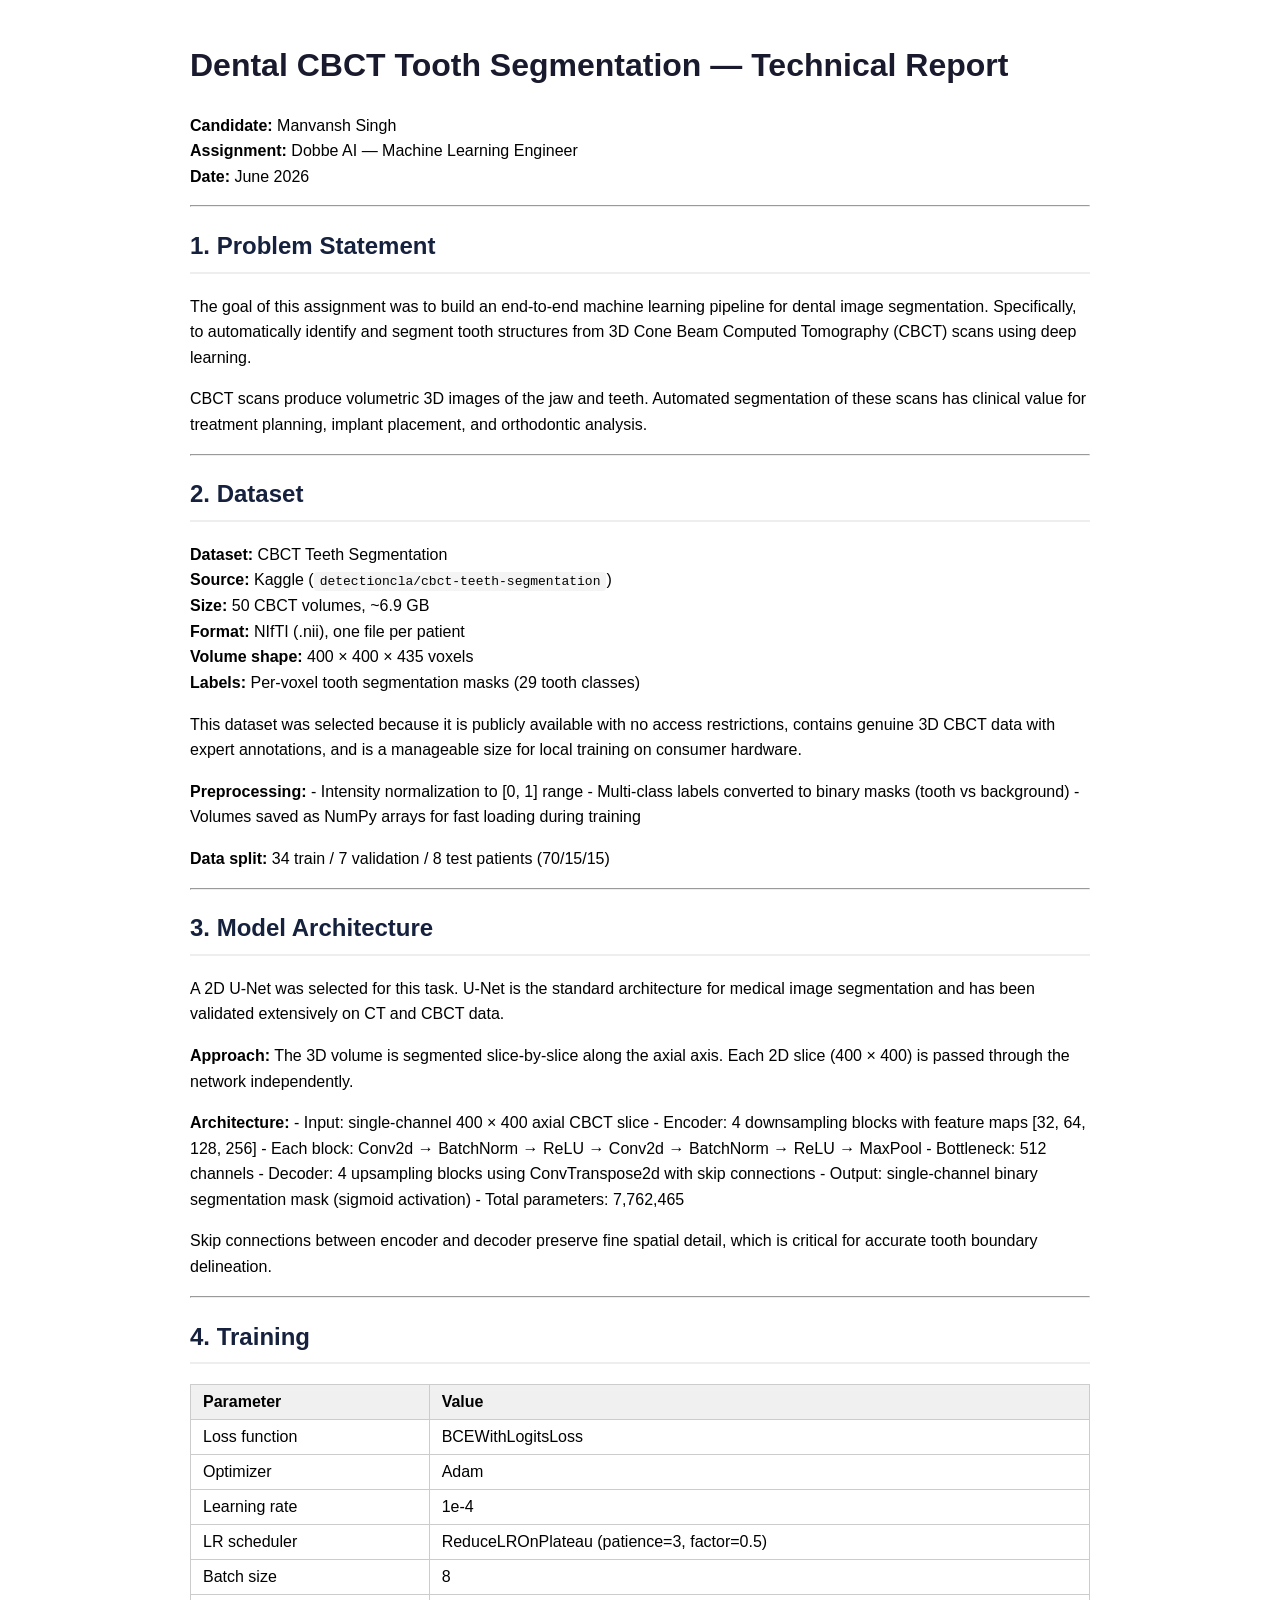
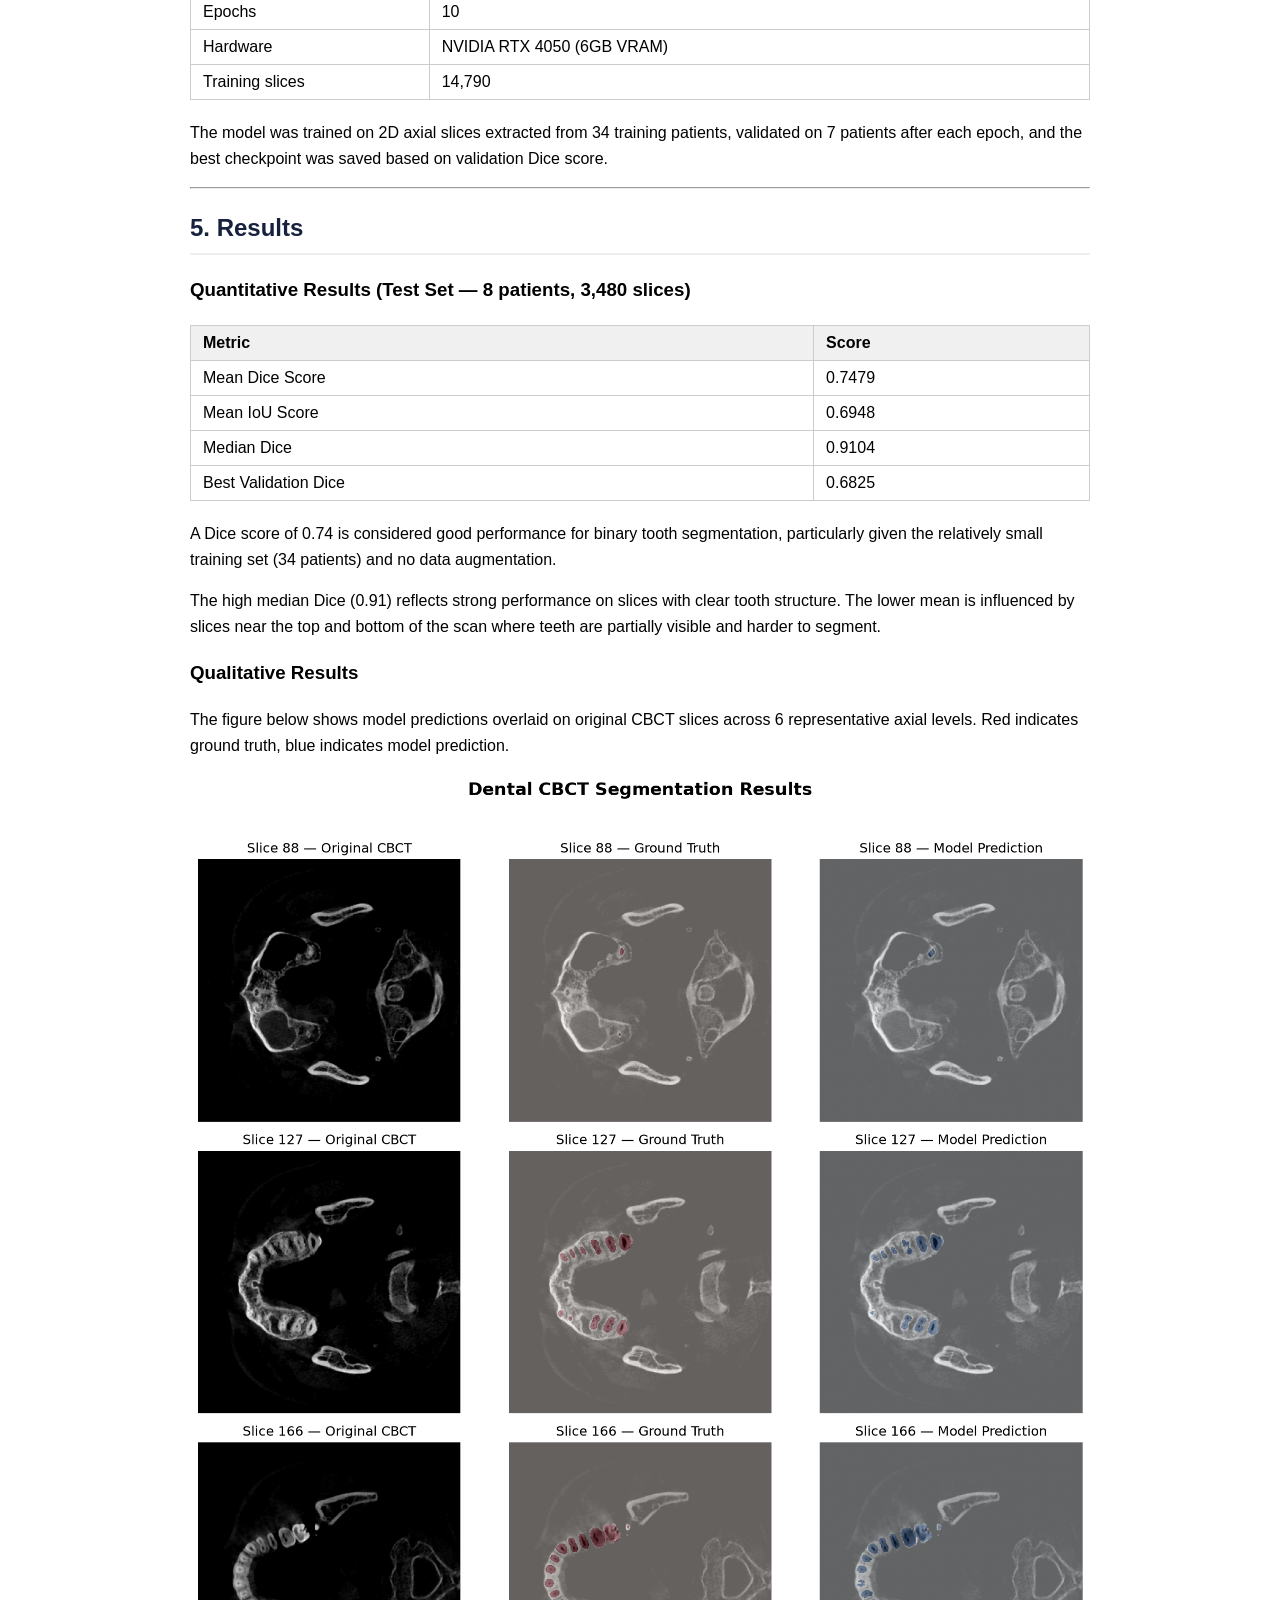
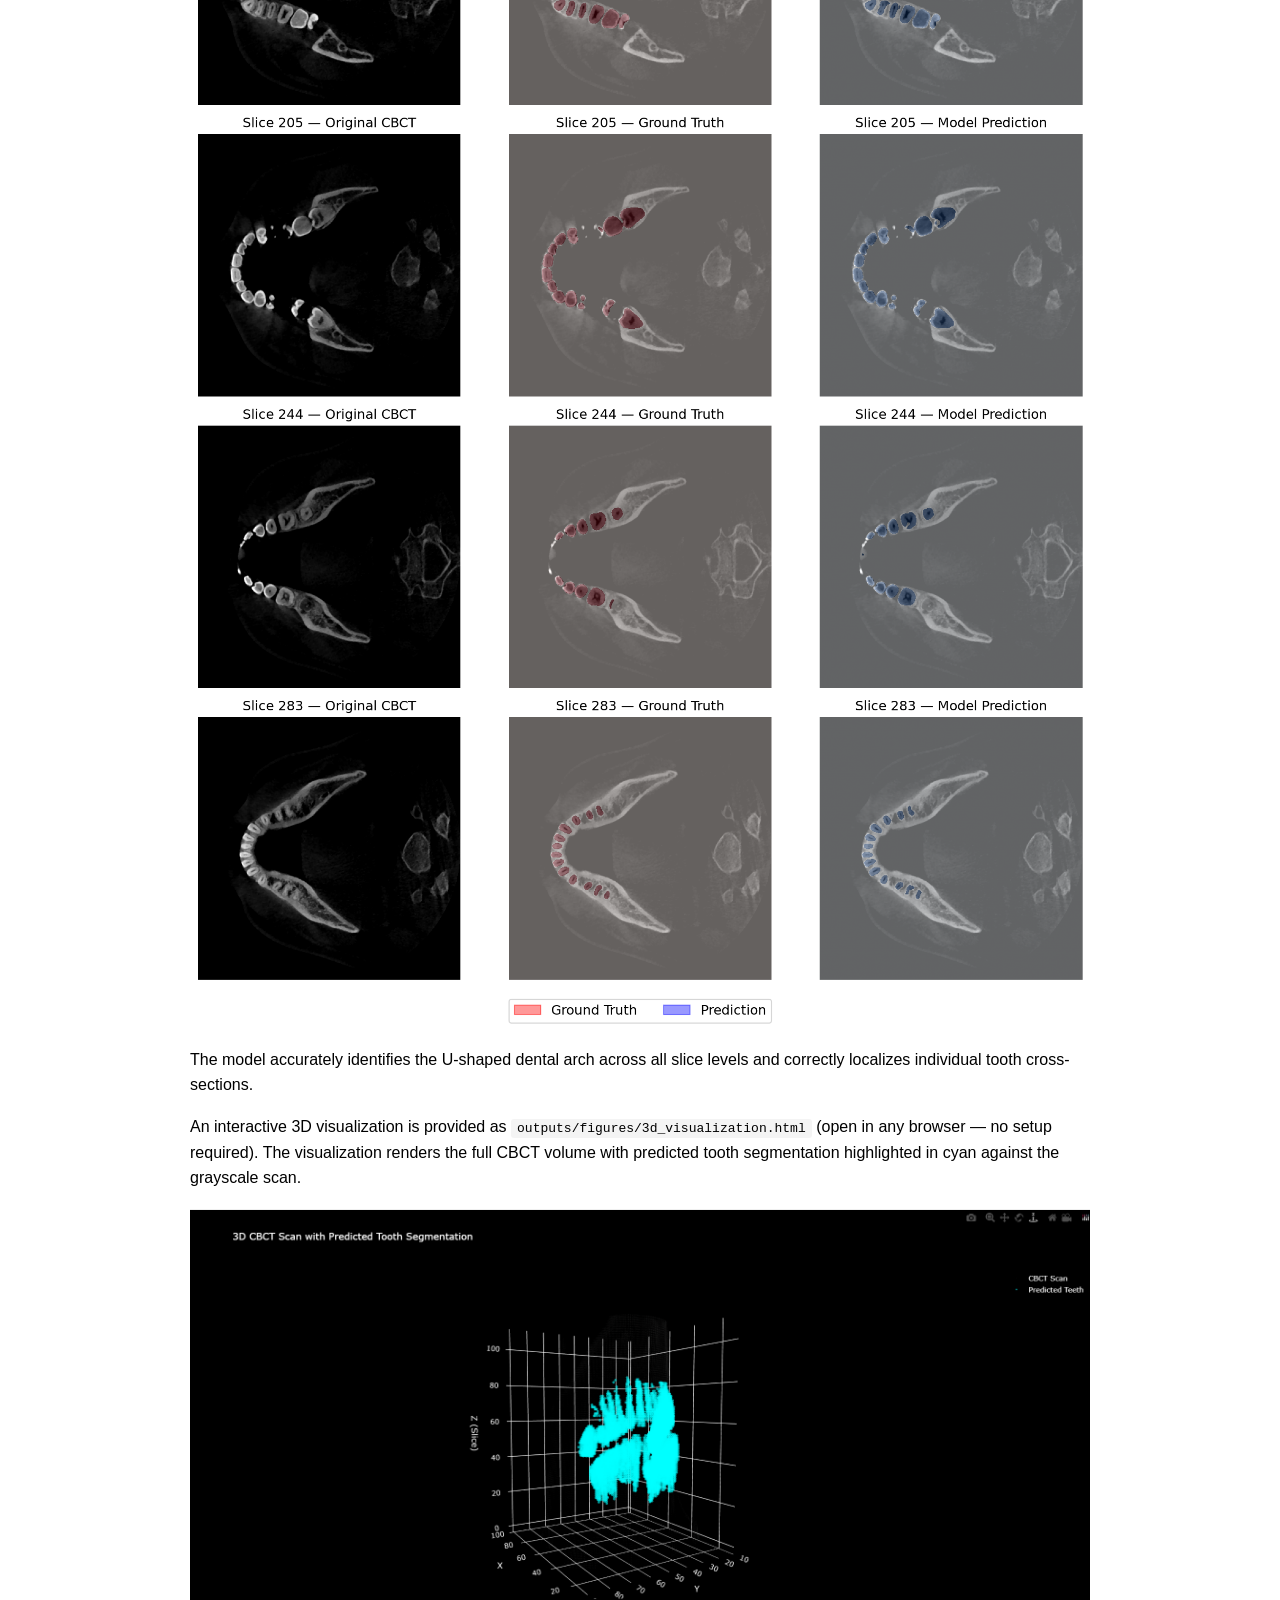
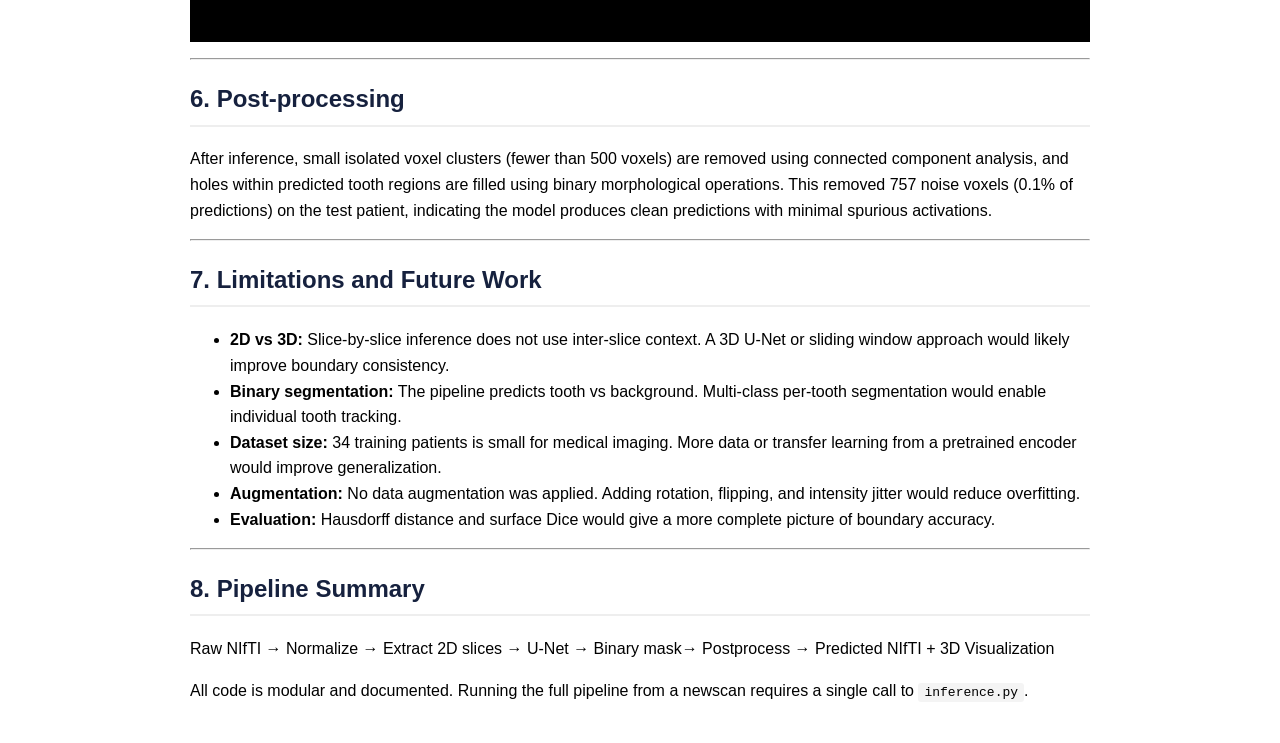
<file: report/report.html>
<html><head><style>body{font-family:Arial,sans-serif;max-width:900px;margin:40px auto;padding:0 20px;line-height:1.6;} table{border-collapse:collapse;width:100%;margin:20px 0;} th,td{border:1px solid #ccc;padding:8px 12px;text-align:left;} th{background:#f0f0f0;} img{max-width:100%;} h1{color:#1a1a2e;} h2{color:#16213e;border-bottom:2px solid #eee;padding-bottom:6px;} code{background:#f4f4f4;padding:2px 6px;border-radius:3px;}</style></head><body><h1>Dental CBCT Tooth Segmentation — Technical Report</h1>

<p><strong>Candidate:</strong> Manvansh Singh<br />
<strong>Assignment:</strong> Dobbe AI — Machine Learning Engineer<br />
<strong>Date:</strong> June 2026</p>

<hr />

<h2>1. Problem Statement</h2>

<p>The goal of this assignment was to build an end-to-end machine learning pipeline
for dental image segmentation. Specifically, to automatically identify and segment
tooth structures from 3D Cone Beam Computed Tomography (CBCT) scans using deep
learning.</p>

<p>CBCT scans produce volumetric 3D images of the jaw and teeth. Automated
segmentation of these scans has clinical value for treatment planning, implant
placement, and orthodontic analysis.</p>

<hr />

<h2>2. Dataset</h2>

<p><strong>Dataset:</strong> CBCT Teeth Segmentation<br />
<strong>Source:</strong> Kaggle (<code>detectioncla/cbct-teeth-segmentation</code>)<br />
<strong>Size:</strong> 50 CBCT volumes, ~6.9 GB<br />
<strong>Format:</strong> NIfTI (.nii), one file per patient<br />
<strong>Volume shape:</strong> 400 × 400 × 435 voxels<br />
<strong>Labels:</strong> Per-voxel tooth segmentation masks (29 tooth classes)</p>

<p>This dataset was selected because it is publicly available with no access
restrictions, contains genuine 3D CBCT data with expert annotations, and is
a manageable size for local training on consumer hardware.</p>

<p><strong>Preprocessing:</strong>
- Intensity normalization to [0, 1] range
- Multi-class labels converted to binary masks (tooth vs background)
- Volumes saved as NumPy arrays for fast loading during training</p>

<p><strong>Data split:</strong> 34 train / 7 validation / 8 test patients (70/15/15)</p>

<hr />

<h2>3. Model Architecture</h2>

<p>A 2D U-Net was selected for this task. U-Net is the standard architecture
for medical image segmentation and has been validated extensively on CT and
CBCT data.</p>

<p><strong>Approach:</strong> The 3D volume is segmented slice-by-slice along the axial axis.
Each 2D slice (400 × 400) is passed through the network independently.</p>

<p><strong>Architecture:</strong>
- Input: single-channel 400 × 400 axial CBCT slice
- Encoder: 4 downsampling blocks with feature maps [32, 64, 128, 256]
- Each block: Conv2d → BatchNorm → ReLU → Conv2d → BatchNorm → ReLU → MaxPool
- Bottleneck: 512 channels
- Decoder: 4 upsampling blocks using ConvTranspose2d with skip connections
- Output: single-channel binary segmentation mask (sigmoid activation)
- Total parameters: 7,762,465</p>

<p>Skip connections between encoder and decoder preserve fine spatial detail,
which is critical for accurate tooth boundary delineation.</p>

<hr />

<h2>4. Training</h2>

<table>
<thead>
<tr>
  <th>Parameter</th>
  <th>Value</th>
</tr>
</thead>
<tbody>
<tr>
  <td>Loss function</td>
  <td>BCEWithLogitsLoss</td>
</tr>
<tr>
  <td>Optimizer</td>
  <td>Adam</td>
</tr>
<tr>
  <td>Learning rate</td>
  <td>1e-4</td>
</tr>
<tr>
  <td>LR scheduler</td>
  <td>ReduceLROnPlateau (patience=3, factor=0.5)</td>
</tr>
<tr>
  <td>Batch size</td>
  <td>8</td>
</tr>
<tr>
  <td>Epochs</td>
  <td>10</td>
</tr>
<tr>
  <td>Hardware</td>
  <td>NVIDIA RTX 4050 (6GB VRAM)</td>
</tr>
<tr>
  <td>Training slices</td>
  <td>14,790</td>
</tr>
</tbody>
</table>

<p>The model was trained on 2D axial slices extracted from 34 training patients,
validated on 7 patients after each epoch, and the best checkpoint was saved
based on validation Dice score.</p>

<hr />

<h2>5. Results</h2>

<h3>Quantitative Results (Test Set — 8 patients, 3,480 slices)</h3>

<table>
<thead>
<tr>
  <th>Metric</th>
  <th>Score</th>
</tr>
</thead>
<tbody>
<tr>
  <td>Mean Dice Score</td>
  <td>0.7479</td>
</tr>
<tr>
  <td>Mean IoU Score</td>
  <td>0.6948</td>
</tr>
<tr>
  <td>Median Dice</td>
  <td>0.9104</td>
</tr>
<tr>
  <td>Best Validation Dice</td>
  <td>0.6825</td>
</tr>
</tbody>
</table>

<p>A Dice score of 0.74 is considered good performance for binary tooth
segmentation, particularly given the relatively small training set (34 patients)
and no data augmentation.</p>

<p>The high median Dice (0.91) reflects strong performance on slices with clear
tooth structure. The lower mean is influenced by slices near the top and bottom
of the scan where teeth are partially visible and harder to segment.</p>

<h3>Qualitative Results</h3>

<p>The figure below shows model predictions overlaid on original CBCT slices
across 6 representative axial levels. Red indicates ground truth, blue
indicates model prediction.</p>

<p><img src="../outputs/figures/slice_comparison.png" alt="Slice Comparison" /></p>

<p>The model accurately identifies the U-shaped dental arch across all slice
levels and correctly localizes individual tooth cross-sections.</p>

<p>An interactive 3D visualization is provided as <code>outputs/figures/3d_visualization.html</code> 
(open in any browser — no setup required). The visualization renders the full CBCT 
volume with predicted tooth segmentation highlighted in cyan against the grayscale scan.</p>

<p><img src="../outputs/figures/3d_viz_screenshot.png" alt="3D Visualization" /></p>

<hr />

<h2>6. Post-processing</h2>

<p>After inference, small isolated voxel clusters (fewer than 500 voxels) are
removed using connected component analysis, and holes within predicted tooth
regions are filled using binary morphological operations. This removed 757
noise voxels (0.1% of predictions) on the test patient, indicating the model
produces clean predictions with minimal spurious activations.</p>

<hr />

<h2>7. Limitations and Future Work</h2>

<ul>
<li><strong>2D vs 3D:</strong> Slice-by-slice inference does not use inter-slice context.
A 3D U-Net or sliding window approach would likely improve boundary consistency.</li>
<li><strong>Binary segmentation:</strong> The pipeline predicts tooth vs background.
Multi-class per-tooth segmentation would enable individual tooth tracking.</li>
<li><strong>Dataset size:</strong> 34 training patients is small for medical imaging.
More data or transfer learning from a pretrained encoder would improve
generalization.</li>
<li><strong>Augmentation:</strong> No data augmentation was applied. Adding rotation,
flipping, and intensity jitter would reduce overfitting.</li>
<li><strong>Evaluation:</strong> Hausdorff distance and surface Dice would give a more
complete picture of boundary accuracy.</li>
</ul>

<hr />

<h2>8. Pipeline Summary</h2>

<p>Raw NIfTI → Normalize → Extract 2D slices → U-Net → Binary mask→ Postprocess → Predicted NIfTI + 3D Visualization</p>

<p>All code is modular and documented. Running the full pipeline from a newscan requires a single call to <code>inference.py</code>.</p>
</body></html>
</file>
